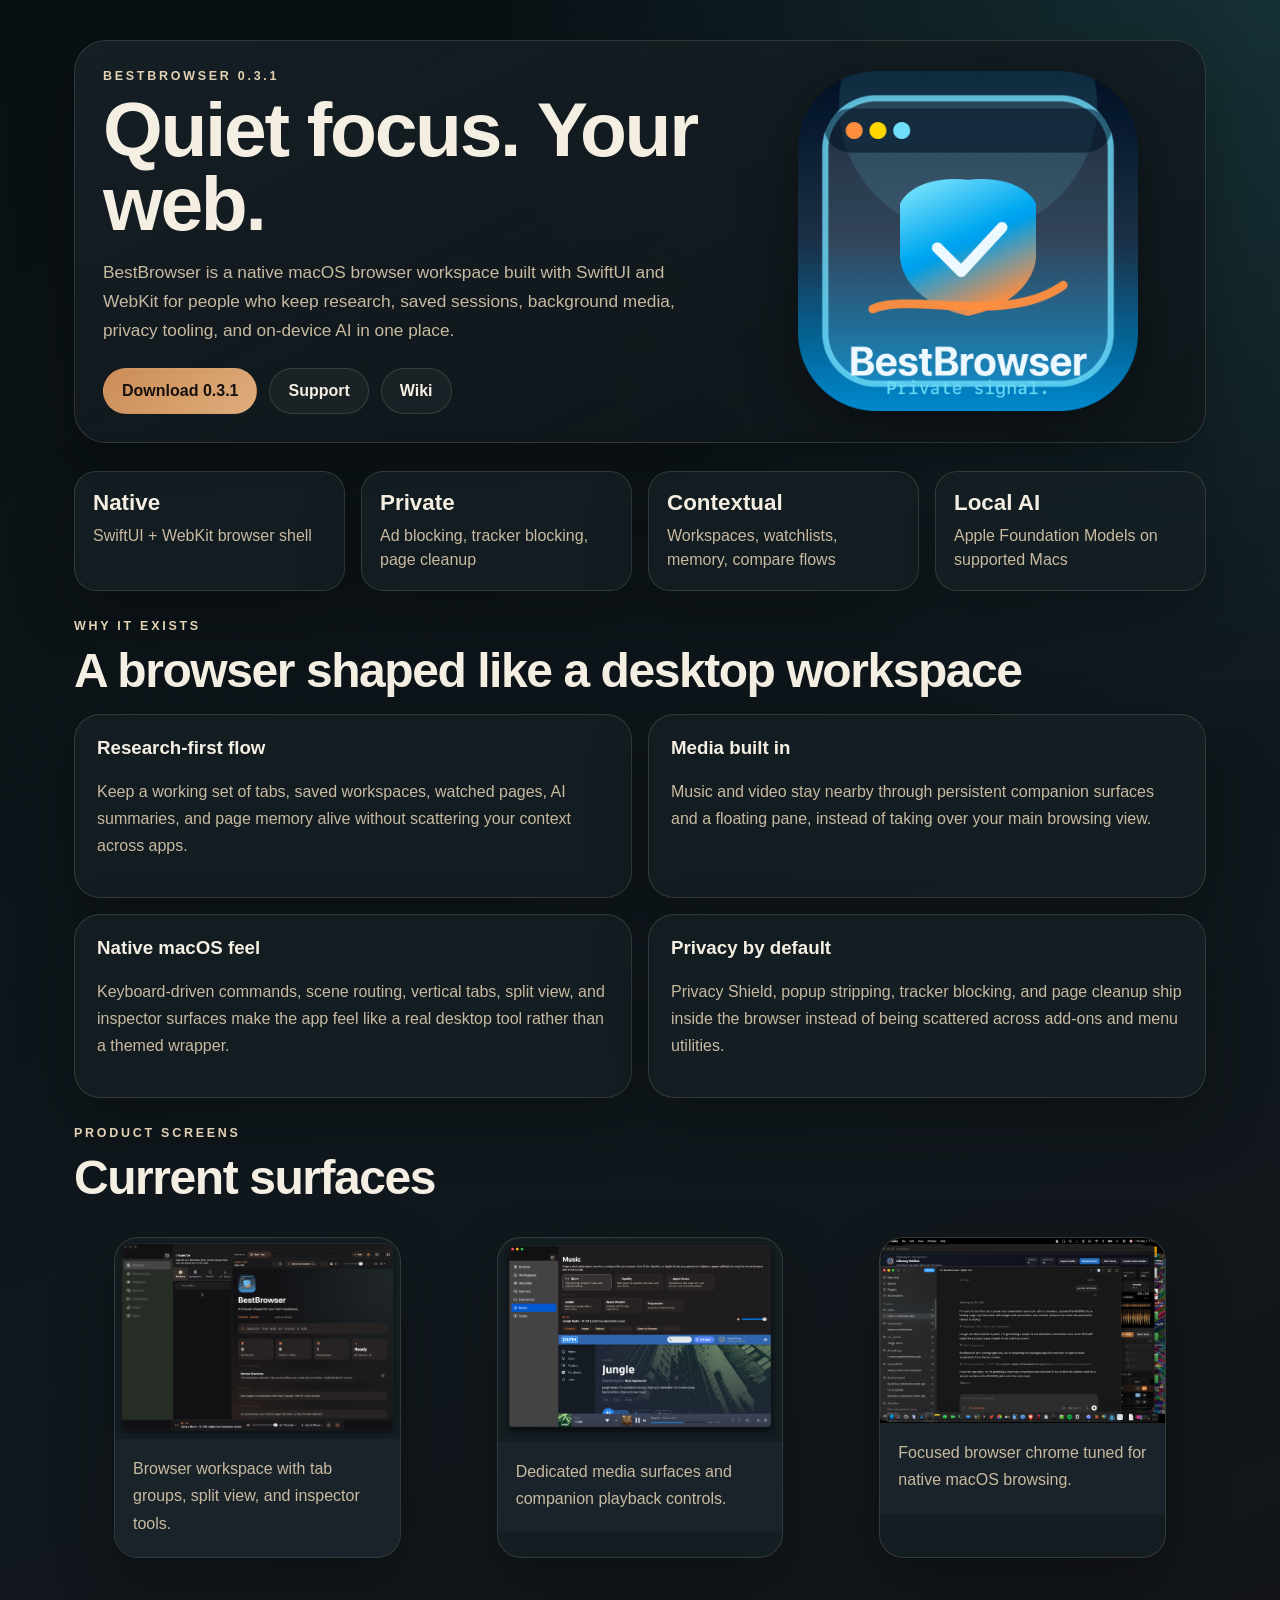
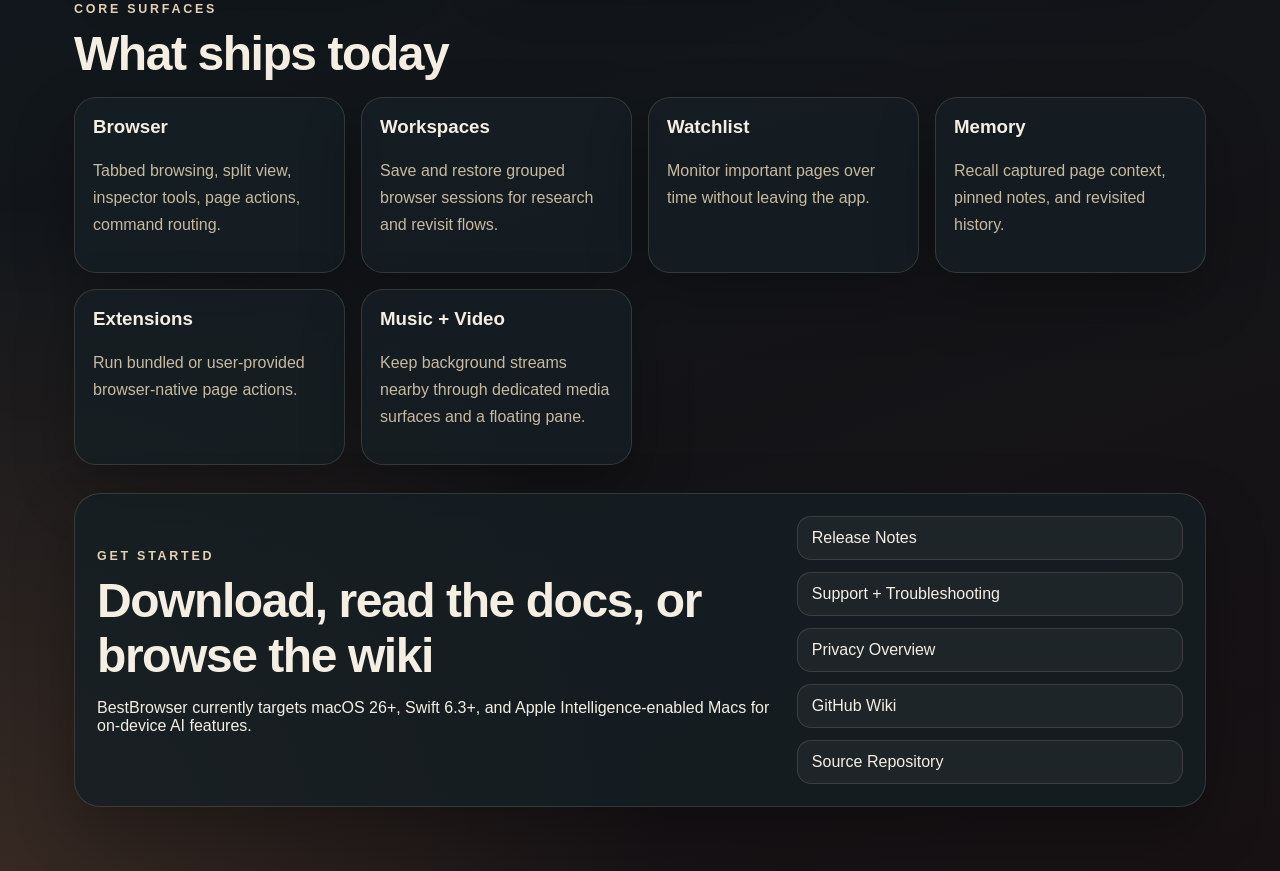
<file: site/index.html>
<!DOCTYPE html>
<html lang="en">
<head>
  <meta charset="utf-8">
  <meta name="viewport" content="width=device-width, initial-scale=1">
  <title>BestBrowser</title>
  <meta name="description" content="BestBrowser is a native macOS browser workspace for focused research, media, privacy, and on-device AI.">
  <link rel="stylesheet" href="styles.css">
</head>
<body>
  <div class="page-shell">
    <header class="hero">
      <div class="hero-copy">
        <p class="eyebrow">BestBrowser 0.3.1</p>
        <h1>Quiet focus. Your web.</h1>
        <p class="lede">
          BestBrowser is a native macOS browser workspace built with SwiftUI and WebKit for people who keep research,
          saved sessions, background media, privacy tooling, and on-device AI in one place.
        </p>
        <div class="hero-actions">
          <a class="button button-primary" href="https://github.com/noktirnal42/bestbrowser/releases/download/v0.3.1/BestBrowser-v0.3.1.dmg">Download 0.3.1</a>
          <a class="button button-secondary" href="support.html">Support</a>
          <a class="button button-secondary" href="https://github.com/noktirnal42/bestbrowser/wiki">Wiki</a>
        </div>
      </div>
      <div class="hero-mark">
        <img src="assets/brandmark-hero.png" alt="BestBrowser brand mark">
      </div>
    </header>

    <section class="section stats">
      <article class="stat-card">
        <span class="stat-value">Native</span>
        <span class="stat-label">SwiftUI + WebKit browser shell</span>
      </article>
      <article class="stat-card">
        <span class="stat-value">Private</span>
        <span class="stat-label">Ad blocking, tracker blocking, page cleanup</span>
      </article>
      <article class="stat-card">
        <span class="stat-value">Contextual</span>
        <span class="stat-label">Workspaces, watchlists, memory, compare flows</span>
      </article>
      <article class="stat-card">
        <span class="stat-value">Local AI</span>
        <span class="stat-label">Apple Foundation Models on supported Macs</span>
      </article>
    </section>

    <section class="section">
      <div class="section-heading">
        <p class="eyebrow">Why It Exists</p>
        <h2>A browser shaped like a desktop workspace</h2>
      </div>
      <div class="two-up">
        <article class="panel">
          <h3>Research-first flow</h3>
          <p>Keep a working set of tabs, saved workspaces, watched pages, AI summaries, and page memory alive without scattering your context across apps.</p>
        </article>
        <article class="panel">
          <h3>Media built in</h3>
          <p>Music and video stay nearby through persistent companion surfaces and a floating pane, instead of taking over your main browsing view.</p>
        </article>
        <article class="panel">
          <h3>Native macOS feel</h3>
          <p>Keyboard-driven commands, scene routing, vertical tabs, split view, and inspector surfaces make the app feel like a real desktop tool rather than a themed wrapper.</p>
        </article>
        <article class="panel">
          <h3>Privacy by default</h3>
          <p>Privacy Shield, popup stripping, tracker blocking, and page cleanup ship inside the browser instead of being scattered across add-ons and menu utilities.</p>
        </article>
      </div>
    </section>

    <section class="section screenshots">
      <div class="section-heading">
        <p class="eyebrow">Product Screens</p>
        <h2>Current surfaces</h2>
      </div>
      <div class="shot-grid">
        <figure class="shot">
          <img src="assets/bestbrowser-home.png" alt="BestBrowser browser workspace">
          <figcaption>Browser workspace with tab groups, split view, and inspector tools.</figcaption>
        </figure>
        <figure class="shot">
          <img src="assets/bestbrowser-media.png" alt="BestBrowser media surfaces">
          <figcaption>Dedicated media surfaces and companion playback controls.</figcaption>
        </figure>
        <figure class="shot">
          <img src="assets/bestbrowser-browser.png" alt="BestBrowser browser shell detail">
          <figcaption>Focused browser chrome tuned for native macOS browsing.</figcaption>
        </figure>
      </div>
    </section>

    <section class="section">
      <div class="section-heading">
        <p class="eyebrow">Core Surfaces</p>
        <h2>What ships today</h2>
      </div>
      <div class="surface-grid">
        <article class="surface-card"><h3>Browser</h3><p>Tabbed browsing, split view, inspector tools, page actions, command routing.</p></article>
        <article class="surface-card"><h3>Workspaces</h3><p>Save and restore grouped browser sessions for research and revisit flows.</p></article>
        <article class="surface-card"><h3>Watchlist</h3><p>Monitor important pages over time without leaving the app.</p></article>
        <article class="surface-card"><h3>Memory</h3><p>Recall captured page context, pinned notes, and revisited history.</p></article>
        <article class="surface-card"><h3>Extensions</h3><p>Run bundled or user-provided browser-native page actions.</p></article>
        <article class="surface-card"><h3>Music + Video</h3><p>Keep background streams nearby through dedicated media surfaces and a floating pane.</p></article>
      </div>
    </section>

    <section class="section callout">
      <div class="callout-copy">
        <p class="eyebrow">Get Started</p>
        <h2>Download, read the docs, or browse the wiki</h2>
        <p>BestBrowser currently targets macOS 26+, Swift 6.3+, and Apple Intelligence-enabled Macs for on-device AI features.</p>
      </div>
      <div class="callout-links">
        <a href="https://github.com/noktirnal42/bestbrowser/releases/tag/v0.3.1">Release Notes</a>
        <a href="support.html">Support + Troubleshooting</a>
        <a href="privacy.html">Privacy Overview</a>
        <a href="https://github.com/noktirnal42/bestbrowser/wiki">GitHub Wiki</a>
        <a href="https://github.com/noktirnal42/bestbrowser">Source Repository</a>
      </div>
    </section>
  </div>
</body>
</html>
</file>
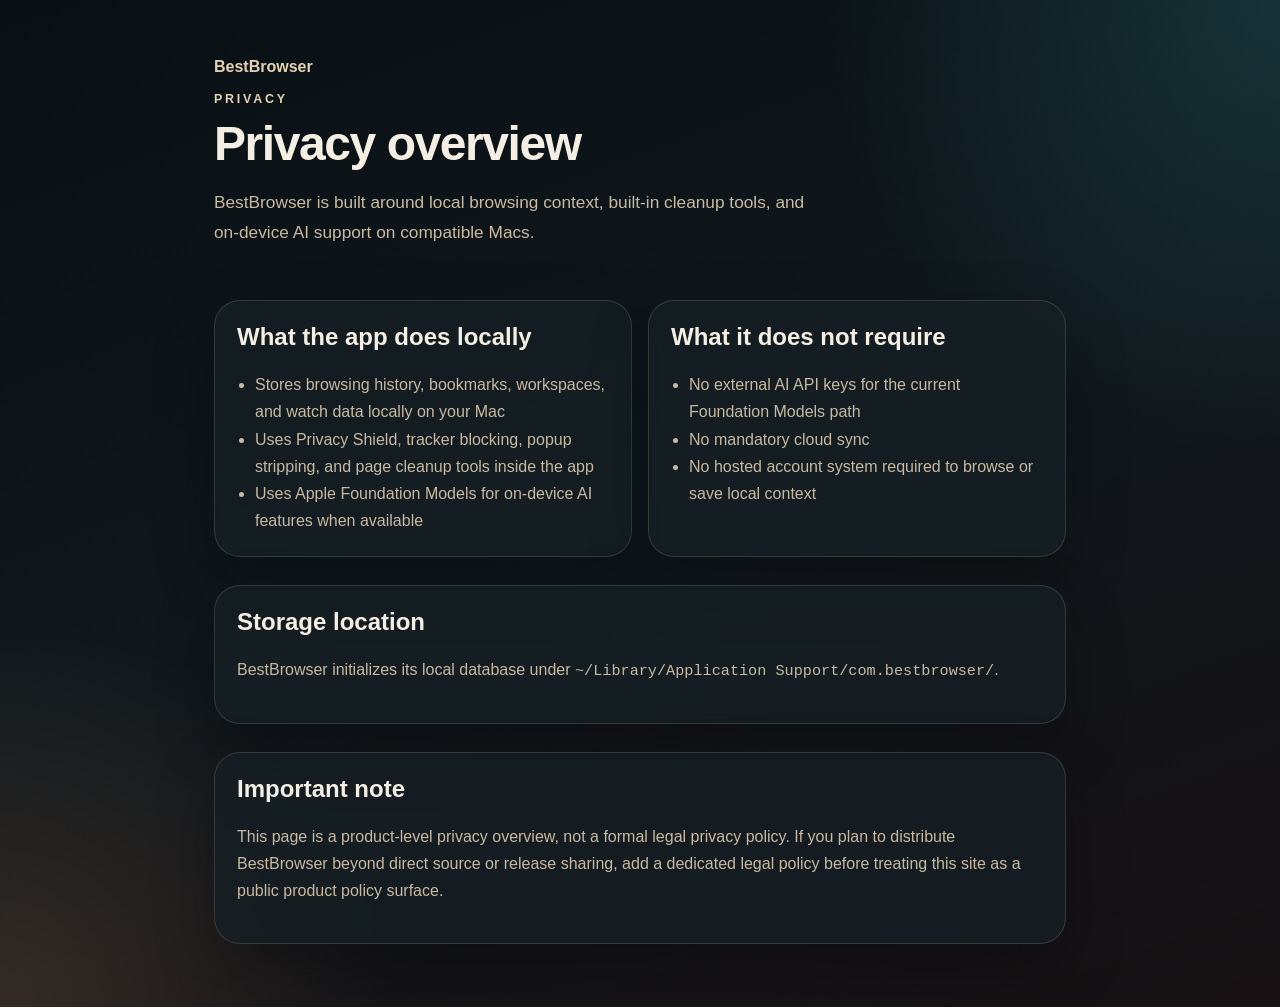
<file: site/privacy.html>
<!DOCTYPE html>
<html lang="en">
<head>
  <meta charset="utf-8">
  <meta name="viewport" content="width=device-width, initial-scale=1">
  <title>BestBrowser Privacy</title>
  <meta name="description" content="Privacy overview for BestBrowser.">
  <link rel="stylesheet" href="styles.css">
</head>
<body>
  <div class="page-shell page-shell-narrow">
    <header class="subpage-header">
      <a class="back-link" href="index.html">BestBrowser</a>
      <p class="eyebrow">Privacy</p>
      <h1>Privacy overview</h1>
      <p class="lede">BestBrowser is built around local browsing context, built-in cleanup tools, and on-device AI support on compatible Macs.</p>
    </header>

    <section class="section">
      <div class="two-up">
        <article class="panel">
          <h2>What the app does locally</h2>
          <ul class="clean-list">
            <li>Stores browsing history, bookmarks, workspaces, and watch data locally on your Mac</li>
            <li>Uses Privacy Shield, tracker blocking, popup stripping, and page cleanup tools inside the app</li>
            <li>Uses Apple Foundation Models for on-device AI features when available</li>
          </ul>
        </article>
        <article class="panel">
          <h2>What it does not require</h2>
          <ul class="clean-list">
            <li>No external AI API keys for the current Foundation Models path</li>
            <li>No mandatory cloud sync</li>
            <li>No hosted account system required to browse or save local context</li>
          </ul>
        </article>
      </div>
    </section>

    <section class="section">
      <div class="panel">
        <h2>Storage location</h2>
        <p>BestBrowser initializes its local database under <code>~/Library/Application Support/com.bestbrowser/</code>.</p>
      </div>
    </section>

    <section class="section">
      <div class="panel">
        <h2>Important note</h2>
        <p>This page is a product-level privacy overview, not a formal legal privacy policy. If you plan to distribute BestBrowser beyond direct source or release sharing, add a dedicated legal policy before treating this site as a public product policy surface.</p>
      </div>
    </section>
  </div>
</body>
</html>
</file>
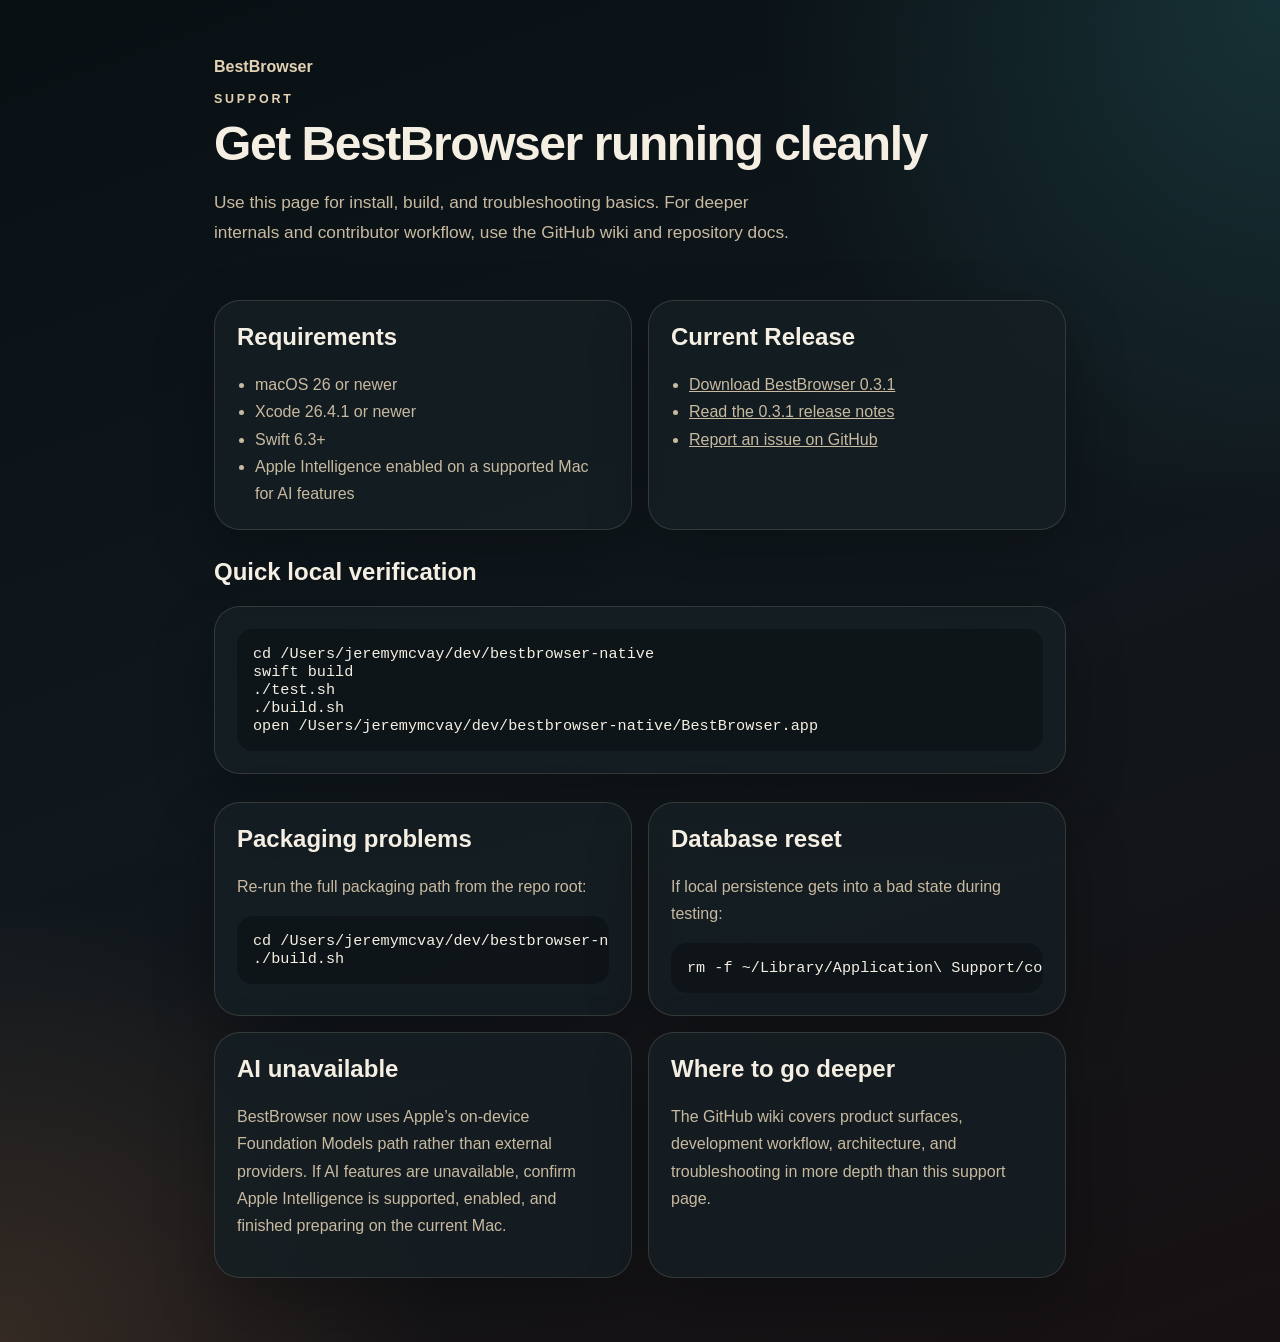
<file: site/support.html>
<!DOCTYPE html>
<html lang="en">
<head>
  <meta charset="utf-8">
  <meta name="viewport" content="width=device-width, initial-scale=1">
  <title>BestBrowser Support</title>
  <meta name="description" content="Support and troubleshooting for BestBrowser on macOS.">
  <link rel="stylesheet" href="styles.css">
</head>
<body>
  <div class="page-shell page-shell-narrow">
    <header class="subpage-header">
      <a class="back-link" href="index.html">BestBrowser</a>
      <p class="eyebrow">Support</p>
      <h1>Get BestBrowser running cleanly</h1>
      <p class="lede">Use this page for install, build, and troubleshooting basics. For deeper internals and contributor workflow, use the GitHub wiki and repository docs.</p>
    </header>

    <section class="section">
      <div class="two-up">
        <article class="panel">
          <h2>Requirements</h2>
          <ul class="clean-list">
            <li>macOS 26 or newer</li>
            <li>Xcode 26.4.1 or newer</li>
            <li>Swift 6.3+</li>
            <li>Apple Intelligence enabled on a supported Mac for AI features</li>
          </ul>
        </article>
        <article class="panel">
          <h2>Current Release</h2>
          <ul class="clean-list">
            <li><a href="https://github.com/noktirnal42/bestbrowser/releases/download/v0.3.1/BestBrowser-v0.3.1.dmg">Download BestBrowser 0.3.1</a></li>
            <li><a href="https://github.com/noktirnal42/bestbrowser/releases/tag/v0.3.1">Read the 0.3.1 release notes</a></li>
            <li><a href="https://github.com/noktirnal42/bestbrowser/issues">Report an issue on GitHub</a></li>
          </ul>
        </article>
      </div>
    </section>

    <section class="section">
      <h2>Quick local verification</h2>
      <div class="panel">
        <pre><code>cd /Users/jeremymcvay/dev/bestbrowser-native
swift build
./test.sh
./build.sh
open /Users/jeremymcvay/dev/bestbrowser-native/BestBrowser.app</code></pre>
      </div>
    </section>

    <section class="section">
      <div class="two-up">
        <article class="panel">
          <h2>Packaging problems</h2>
          <p>Re-run the full packaging path from the repo root:</p>
          <pre><code>cd /Users/jeremymcvay/dev/bestbrowser-native
./build.sh</code></pre>
        </article>
        <article class="panel">
          <h2>Database reset</h2>
          <p>If local persistence gets into a bad state during testing:</p>
          <pre><code>rm -f ~/Library/Application\ Support/com.bestbrowser/bestbrowser.db</code></pre>
        </article>
        <article class="panel">
          <h2>AI unavailable</h2>
          <p>BestBrowser now uses Apple’s on-device Foundation Models path rather than external providers. If AI features are unavailable, confirm Apple Intelligence is supported, enabled, and finished preparing on the current Mac.</p>
        </article>
        <article class="panel">
          <h2>Where to go deeper</h2>
          <p>The GitHub wiki covers product surfaces, development workflow, architecture, and troubleshooting in more depth than this support page.</p>
        </article>
      </div>
    </section>
  </div>
</body>
</html>
</file>
<file: site/styles.css>
:root {
  --ink: #f5efe3;
  --muted: #c8baa1;
  --sand: #e3d2b4;
  --copper: #cb8c58;
  --sage: #2b6f73;
  --forest: #214447;
  --night: #0d1215;
  --night-soft: #121a1e;
  --panel: rgba(21, 31, 36, 0.82);
  --panel-soft: rgba(27, 39, 44, 0.78);
  --border: rgba(200, 186, 161, 0.18);
  --shadow: 0 24px 60px rgba(0, 0, 0, 0.28);
  --font-display: "Avenir Next", "Gill Sans", "Trebuchet MS", sans-serif;
  --font-body: "Avenir Next", "Segoe UI", sans-serif;
}

* {
  box-sizing: border-box;
}

body {
  margin: 0;
  color: var(--ink);
  font-family: var(--font-body);
  background:
    radial-gradient(circle at top right, rgba(43, 111, 115, 0.32), transparent 28%),
    radial-gradient(circle at bottom left, rgba(203, 140, 88, 0.18), transparent 24%),
    linear-gradient(160deg, #091014 0%, #10181d 48%, #171113 100%);
  min-height: 100vh;
}

a {
  color: inherit;
}

.page-shell {
  max-width: 1180px;
  margin: 0 auto;
  padding: 40px 24px 64px;
}

.page-shell-narrow {
  max-width: 900px;
}

.hero,
.section,
.subpage-header {
  animation: rise 500ms ease-out both;
}

.hero {
  display: grid;
  grid-template-columns: minmax(0, 1.2fr) minmax(240px, 0.8fr);
  gap: 28px;
  align-items: center;
  padding: 28px;
  border: 1px solid var(--border);
  border-radius: 32px;
  background: linear-gradient(155deg, rgba(22, 32, 38, 0.92), rgba(15, 20, 24, 0.74));
  box-shadow: var(--shadow);
}

.hero-copy h1,
.section-heading h2,
.subpage-header h1,
.callout-copy h2 {
  margin: 0;
  font-family: var(--font-display);
  letter-spacing: -0.03em;
}

.hero-copy h1 {
  font-size: clamp(2.6rem, 6vw, 4.8rem);
  line-height: 0.96;
}

.lede {
  font-size: 1.08rem;
  line-height: 1.7;
  color: var(--muted);
  max-width: 62ch;
}

.eyebrow {
  margin: 0 0 10px;
  color: var(--sand);
  font-size: 0.78rem;
  font-weight: 700;
  letter-spacing: 0.22em;
  text-transform: uppercase;
}

.hero-actions,
.callout-links {
  display: flex;
  flex-wrap: wrap;
  gap: 12px;
  margin-top: 22px;
}

.button,
.callout-links a,
.back-link {
  text-decoration: none;
}

.button {
  display: inline-flex;
  align-items: center;
  justify-content: center;
  min-height: 46px;
  padding: 0 18px;
  border-radius: 999px;
  border: 1px solid var(--border);
  font-weight: 700;
  transition: transform 180ms ease, border-color 180ms ease, background 180ms ease;
}

.button:hover,
.callout-links a:hover,
.back-link:hover {
  transform: translateY(-1px);
}

.button-primary {
  background: linear-gradient(135deg, var(--copper), #dfad7b);
  color: #16100e;
  border-color: transparent;
}

.button-secondary {
  background: rgba(255, 255, 255, 0.04);
}

.hero-mark {
  display: flex;
  justify-content: center;
}

.hero-mark img {
  width: min(100%, 340px);
  filter: drop-shadow(0 18px 28px rgba(0, 0, 0, 0.4));
}

.section {
  margin-top: 28px;
}

.stats,
.surface-grid,
.two-up,
.shot-grid {
  display: grid;
  gap: 16px;
}

.stats,
.surface-grid {
  grid-template-columns: repeat(4, minmax(0, 1fr));
}

.two-up {
  grid-template-columns: repeat(2, minmax(0, 1fr));
}

.shot-grid {
  grid-template-columns: repeat(3, minmax(0, 1fr));
}

.section-heading {
  margin-bottom: 16px;
}

.section-heading h2,
.subpage-header h1,
.callout-copy h2 {
  font-size: clamp(1.8rem, 4vw, 3rem);
}

.stat-card,
.panel,
.surface-card,
.shot,
.callout {
  border: 1px solid var(--border);
  background: var(--panel);
  box-shadow: var(--shadow);
}

.stat-card,
.surface-card {
  border-radius: 22px;
  padding: 18px;
}

.stat-value {
  display: block;
  font-family: var(--font-display);
  font-size: 1.4rem;
  font-weight: 700;
}

.stat-label {
  display: block;
  margin-top: 8px;
  color: var(--muted);
  line-height: 1.5;
}

.panel,
.callout {
  border-radius: 26px;
  padding: 22px;
}

.panel h2,
.panel h3,
.surface-card h3,
.shot figcaption {
  margin-top: 0;
}

.panel p,
.surface-card p,
.shot figcaption,
.clean-list li {
  color: var(--muted);
  line-height: 1.7;
}

.shot {
  border-radius: 24px;
  overflow: hidden;
}

.shot img {
  width: 100%;
  display: block;
}

.shot figcaption {
  padding: 16px 18px 20px;
  background: var(--panel-soft);
}

.callout {
  display: grid;
  grid-template-columns: minmax(0, 1.4fr) minmax(260px, 0.8fr);
  gap: 24px;
  align-items: center;
}

.callout-links {
  margin-top: 0;
  flex-direction: column;
  align-items: flex-start;
}

.callout-links a {
  padding: 12px 14px;
  border-radius: 14px;
  border: 1px solid var(--border);
  background: rgba(255, 255, 255, 0.04);
  width: 100%;
}

.subpage-header {
  padding: 18px 0 8px;
}

.back-link {
  display: inline-block;
  margin-bottom: 16px;
  color: var(--sand);
  font-weight: 700;
}

.clean-list {
  margin: 0;
  padding-left: 18px;
}

pre {
  margin: 0;
  padding: 16px;
  overflow-x: auto;
  border-radius: 16px;
  background: rgba(0, 0, 0, 0.28);
  color: var(--ink);
}

code {
  font-family: "SFMono-Regular", "Menlo", "Monaco", monospace;
  font-size: 0.95em;
}

@keyframes rise {
  from {
    opacity: 0;
    transform: translateY(16px);
  }
  to {
    opacity: 1;
    transform: translateY(0);
  }
}

@media (max-width: 900px) {
  .hero,
  .callout,
  .stats,
  .surface-grid,
  .two-up,
  .shot-grid {
    grid-template-columns: 1fr;
  }

  .page-shell {
    padding: 24px 18px 48px;
  }

  .hero {
    padding: 22px;
  }
}
</file>
